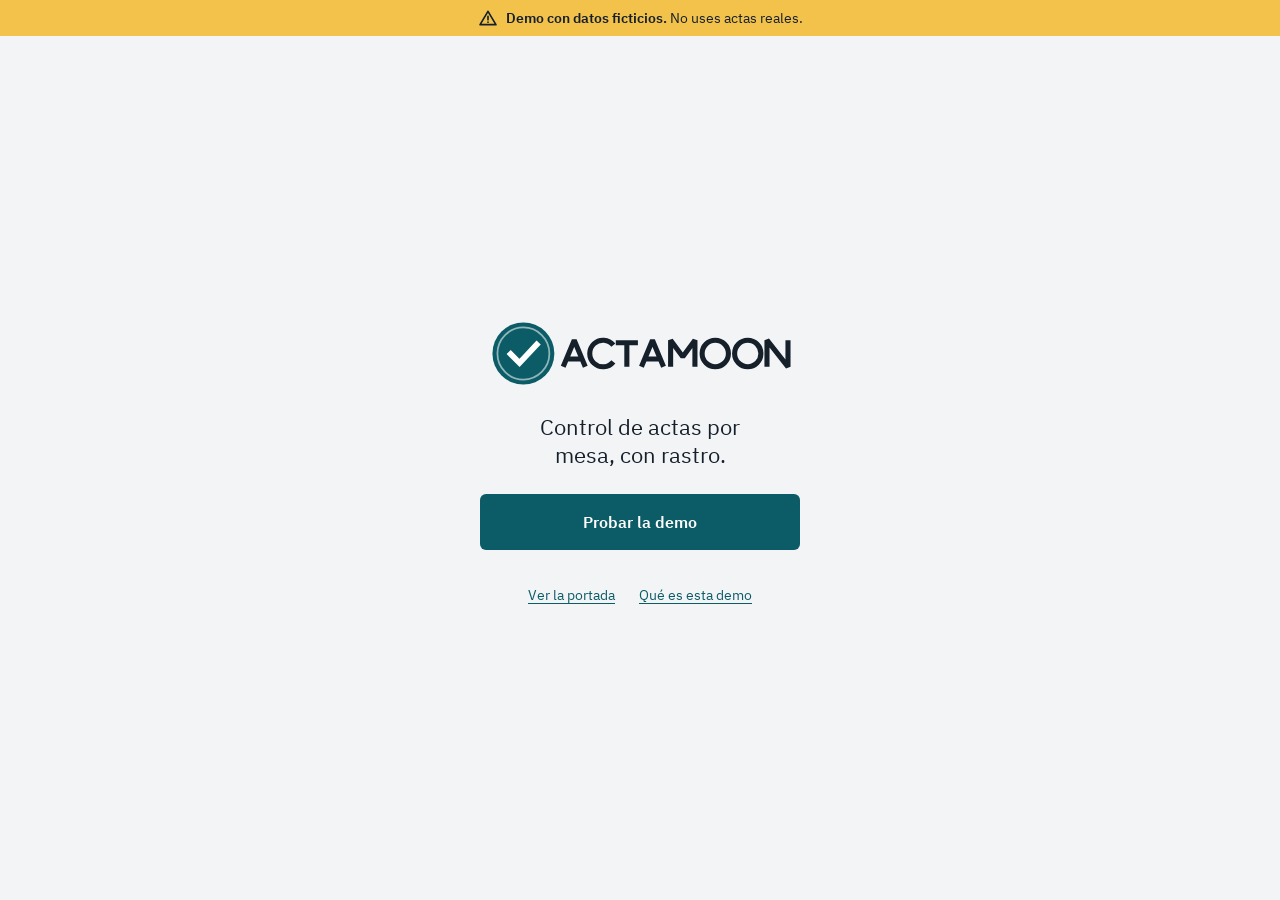
<file: index.html>
<!doctype html>
<html lang="es">
<head>
  <meta charset="utf-8">
  <meta name="viewport" content="width=device-width, initial-scale=1, viewport-fit=cover">
  <meta http-equiv="Content-Security-Policy" content="default-src 'self'; img-src 'self' blob: data:; object-src 'none'; base-uri 'none'; form-action 'none'">
  <meta name="robots" content="noindex, nofollow">
  <meta name="referrer" content="no-referrer">
  <meta name="description" content="ACTAMOON: demo de presentación con datos ficticios. No es un sistema oficial ni publica resultados.">
  <meta name="theme-color" content="#ffffff">
  <title>ACTAMOON (demo)</title>
  <meta property="og:type" content="website">
  <meta property="og:locale" content="es_ES">
  <meta property="og:site_name" content="ACTAMOON">
  <meta property="og:title" content="ACTAMOON · Control de actas por mesa, con rastro">
  <meta property="og:description" content="Demo de presentación con datos ficticios para interventores y apoderados. No es un sistema oficial.">
  <meta property="og:url" content="https://actamoon.netlify.app/">
  <meta property="og:image" content="https://actamoon.netlify.app/assets/img/og.jpg">
  <meta property="og:image:type" content="image/jpeg">
  <meta property="og:image:width" content="1200">
  <meta property="og:image:height" content="630">
  <meta property="og:image:alt" content="Logo de ACTAMOON y la frase Control de actas por mesa, con rastro.">
  <meta name="twitter:card" content="summary_large_image">
  <meta name="twitter:title" content="ACTAMOON · Control de actas por mesa, con rastro">
  <meta name="twitter:description" content="Demo de presentación con datos ficticios para interventores y apoderados. No es un sistema oficial.">
  <meta name="twitter:image" content="https://actamoon.netlify.app/assets/img/og.jpg">
  <link rel="icon" type="image/svg+xml" href="assets/icons/actamoon-favicon.svg">
  <link rel="apple-touch-icon" href="assets/icons/apple-touch-icon.png">
  <link rel="manifest" href="manifest.webmanifest">
  <link rel="preload" href="assets/fonts/IBMPlexSans-Regular-Latin1.woff2" as="font" type="font/woff2" crossorigin>
  <link rel="preload" href="assets/fonts/IBMPlexSans-SemiBold-Latin1.woff2" as="font" type="font/woff2" crossorigin>
  <link rel="stylesheet" href="assets/css/tokens.css">
  <link rel="stylesheet" href="assets/css/app.css">
  <link rel="modulepreload" href="js/actas.js">
  <link rel="modulepreload" href="js/auditoria.js">
  <link rel="modulepreload" href="js/config.js">
  <link rel="modulepreload" href="js/consolidado.js">
  <link rel="modulepreload" href="js/contacto.js">
  <link rel="modulepreload" href="js/datos-ejemplo.js">
  <link rel="modulepreload" href="js/db.js">
  <link rel="modulepreload" href="js/documentos.js">
  <link rel="modulepreload" href="js/foto.js">
  <link rel="modulepreload" href="js/gestion.js">
  <link rel="modulepreload" href="js/hash.js">
  <link rel="modulepreload" href="js/kpi.js">
  <link rel="modulepreload" href="js/offline.js">
  <link rel="modulepreload" href="js/pdf.js">
  <link rel="modulepreload" href="js/permisos.js">
  <link rel="modulepreload" href="js/ui.js">
  <link rel="modulepreload" href="js/validaciones.js">
  <link rel="modulepreload" href="js/vistas/acta.js">
  <link rel="modulepreload" href="js/vistas/actividad.js">
  <link rel="modulepreload" href="js/vistas/auditoria.js">
  <link rel="modulepreload" href="js/vistas/foto-campo.js">
  <link rel="modulepreload" href="js/vistas/gestion.js">
  <link rel="modulepreload" href="js/vistas/panel.js">
  <link rel="modulepreload" href="js/vistas/reclamacion.js">
  <link rel="modulepreload" href="js/vistas/validacion.js">
  <link rel="modulepreload" href="js/vistas/comun.js">
  <link rel="modulepreload" href="js/vistas/inicio.js">
  <link rel="modulepreload" href="js/vistas/mesas.js">
  <link rel="modulepreload" href="js/vistas/organizacion.js">
  <link rel="modulepreload" href="js/vistas/ayuda.js">
  <script type="module" src="js/app.js"></script>
</head>
<body class="arrancando">
  <a class="salto" href="#contenido">Saltar al contenido</a>

  <p class="banner" role="note">
    <svg class="icono" viewBox="0 0 24 24" aria-hidden="true" focusable="false"><path d="M12 4 2.5 20h19z M12 10v4 M12 17h.01"/></svg>
    <span id="banner-app"><strong>Demo de presentación con datos ficticios.</strong> No es un sistema oficial ni publica resultados.</span>
    <span id="banner-entrada" hidden><strong>Demo con datos ficticios.</strong> No uses actas reales.</span>
  </p>

  <header class="cabecera">
    <a class="marca" href="#/">
      <img src="assets/img/actamoon-logo.svg" alt="ACTAMOON" width="275" height="64">
    </a>
    <span class="cabecera__ambito" id="ambito"></span>
    <a class="cabecera__perfil" id="perfil-activo" href="#/perfil" hidden></a>
  </header>

  <nav class="nav" aria-label="Principal">
    <ul id="nav-lista" role="list"></ul>
  </nav>

  <main id="contenido" tabindex="-1">
    <noscript><p class="vista">ACTAMOON necesita JavaScript para funcionar.</p></noscript>
  </main>
  <div id="avisos" class="avisos" role="status" aria-live="polite"></div>

  <footer class="pie">
    <p>Demo de presentación. Datos ficticios, guardados solo en este navegador. Sin cookies ni analítica.</p>
    <p class="pie__contacto" id="pie-contacto" hidden></p>
    <p><a href="#/ayuda">Qué no demuestra esta demo</a></p>
  </footer>

  <dialog id="dialogo" class="dialogo" aria-labelledby="dialogo-titulo" aria-describedby="dialogo-texto">
    <h2 id="dialogo-titulo"></h2>
    <p id="dialogo-texto"></p>
    <div class="dialogo__acciones">
      <button type="button" class="boton boton--secundario" id="dialogo-no" autofocus>Cancelar</button>
      <button type="button" class="boton boton--peligro" id="dialogo-si"></button>
    </div>
  </dialog>
</body>
</html>
</file>
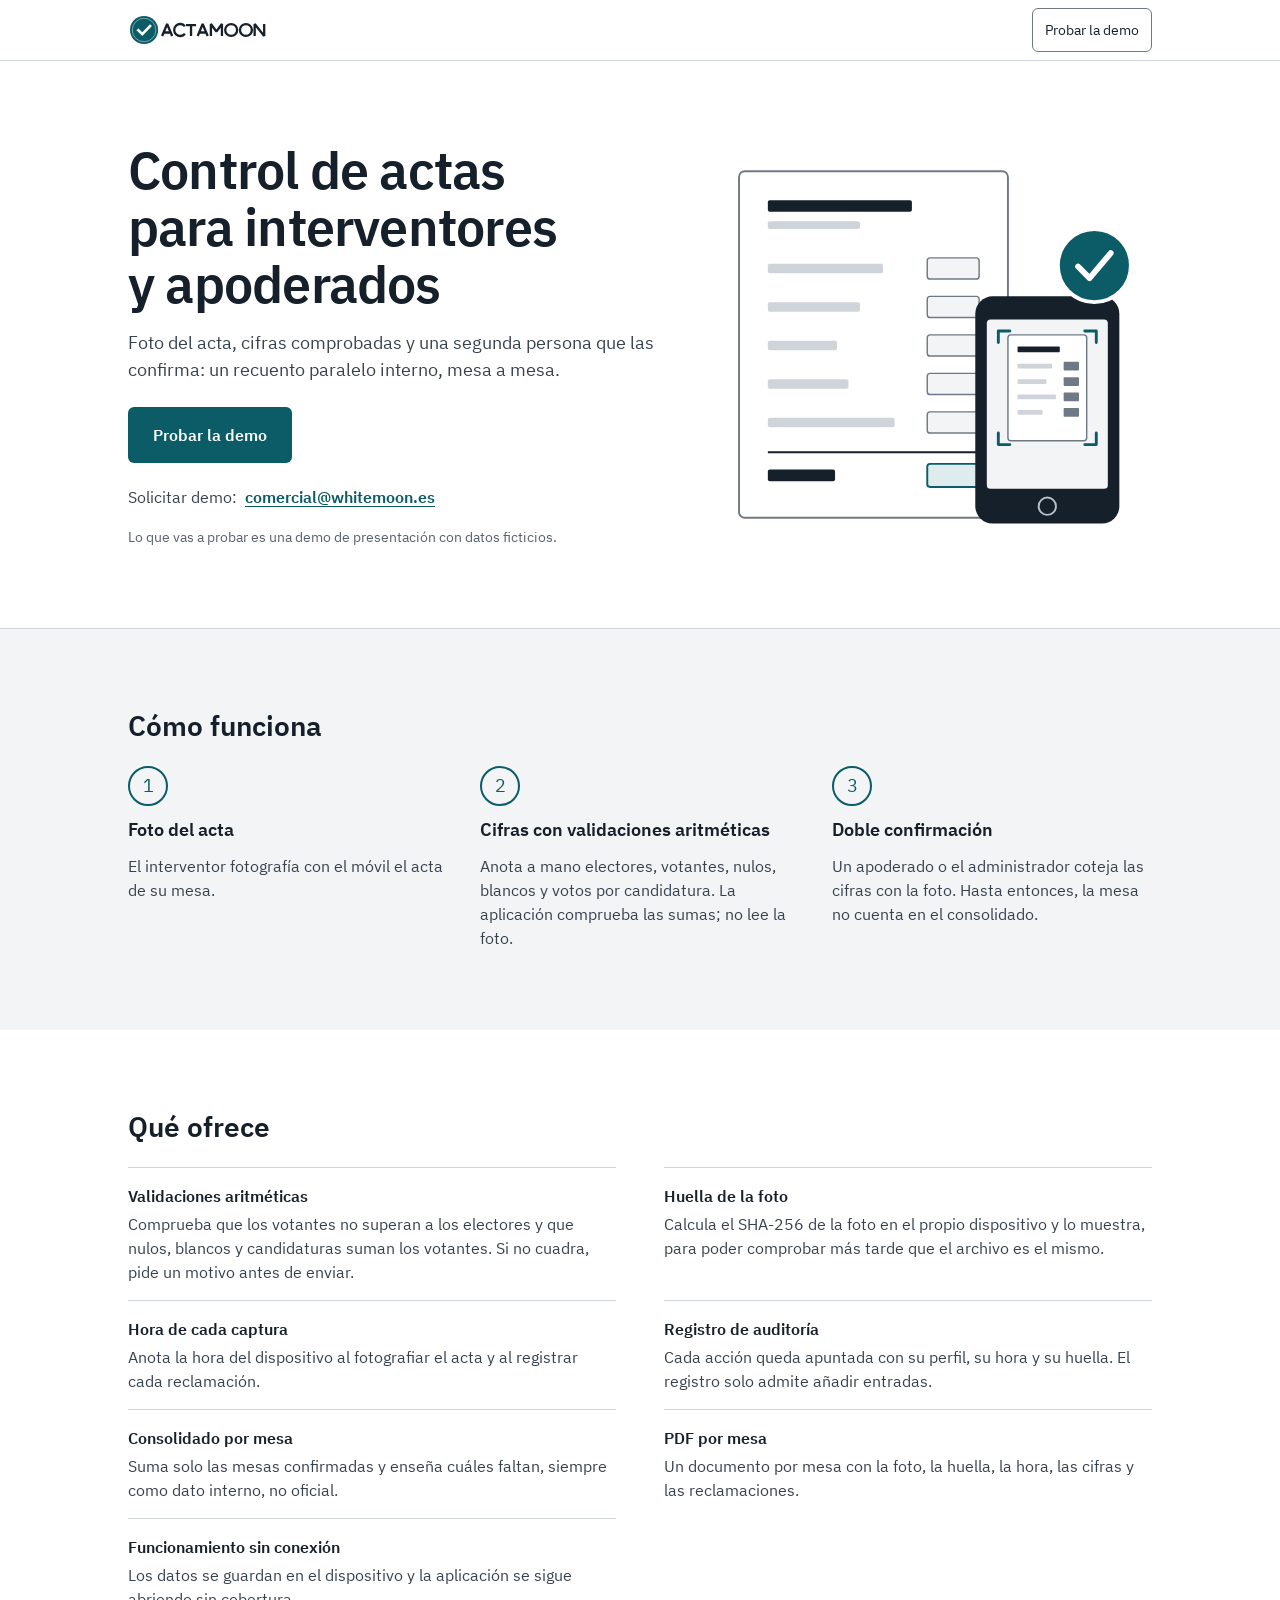
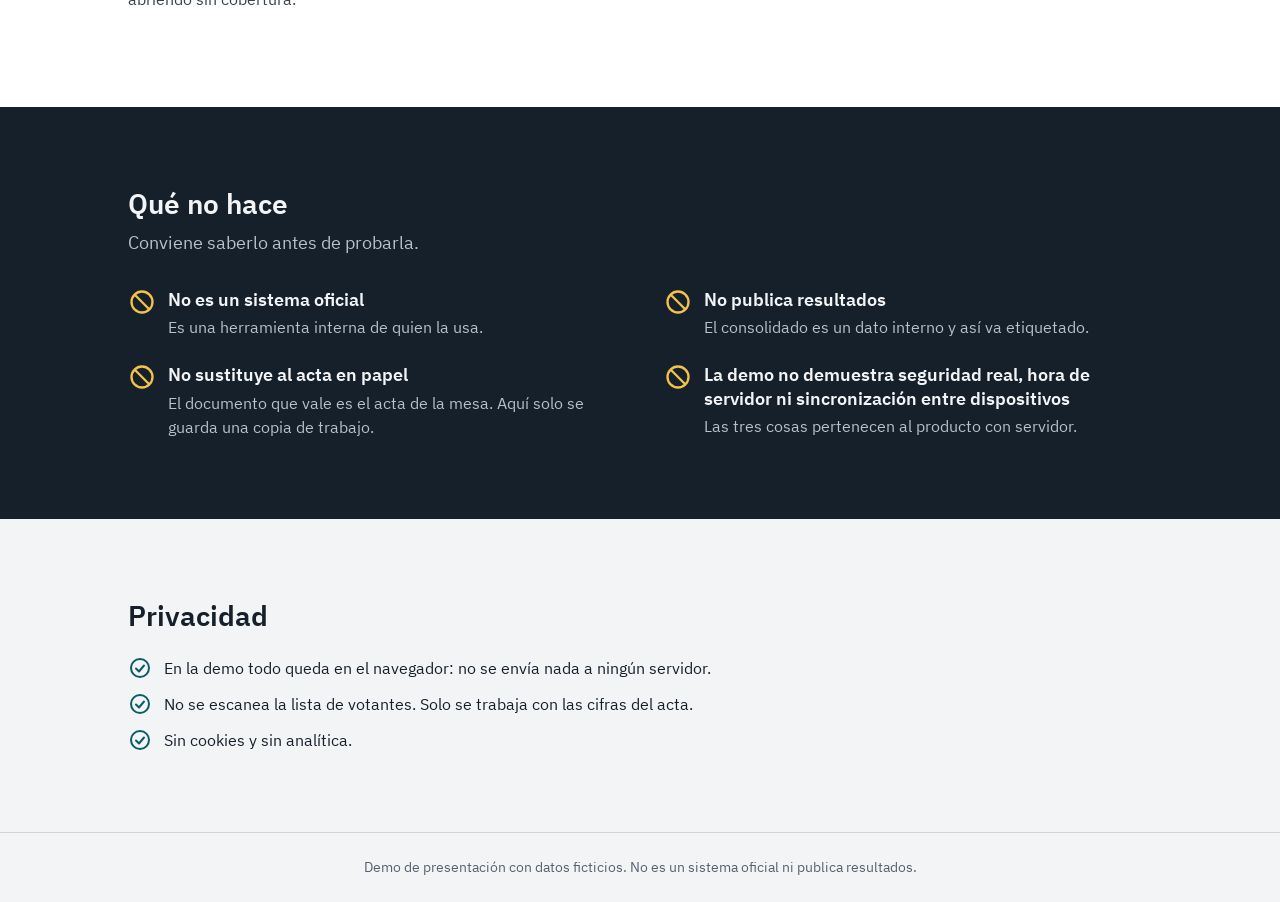
<file: portada.html>
<!doctype html>
<html lang="es">
<head>
  <meta charset="utf-8">
  <meta name="viewport" content="width=device-width, initial-scale=1, viewport-fit=cover">
  <meta http-equiv="Content-Security-Policy" content="default-src 'self'; img-src 'self' blob: data:; object-src 'none'; base-uri 'none'; form-action 'none'">
  <meta name="robots" content="noindex, nofollow">
  <meta name="referrer" content="no-referrer">
  <meta name="description" content="ACTAMOON: control de actas para interventores y apoderados. Demo de presentación con datos ficticios; no es un sistema oficial ni publica resultados.">
  <meta name="theme-color" content="#ffffff">
  <title>ACTAMOON · Control de actas para interventores y apoderados</title>
  <meta property="og:type" content="website">
  <meta property="og:locale" content="es_ES">
  <meta property="og:site_name" content="ACTAMOON">
  <meta property="og:title" content="ACTAMOON · Control de actas por mesa, con rastro">
  <meta property="og:description" content="Demo de presentación con datos ficticios para interventores y apoderados. No es un sistema oficial.">
  <meta property="og:url" content="https://actamoon.netlify.app/portada.html">
  <meta property="og:image" content="https://actamoon.netlify.app/assets/img/og.jpg">
  <meta property="og:image:type" content="image/jpeg">
  <meta property="og:image:width" content="1200">
  <meta property="og:image:height" content="630">
  <meta property="og:image:alt" content="Logo de ACTAMOON y la frase Control de actas por mesa, con rastro.">
  <meta name="twitter:card" content="summary_large_image">
  <meta name="twitter:title" content="ACTAMOON · Control de actas por mesa, con rastro">
  <meta name="twitter:description" content="Demo de presentación con datos ficticios para interventores y apoderados. No es un sistema oficial.">
  <meta name="twitter:image" content="https://actamoon.netlify.app/assets/img/og.jpg">
  <link rel="icon" type="image/svg+xml" href="assets/icons/actamoon-favicon.svg">
  <link rel="apple-touch-icon" href="assets/icons/apple-touch-icon.png">
  <link rel="manifest" href="manifest.webmanifest">
  <link rel="preload" href="assets/fonts/IBMPlexSans-Regular-Latin1.woff2" as="font" type="font/woff2" crossorigin>
  <link rel="preload" href="assets/fonts/IBMPlexSans-SemiBold-Latin1.woff2" as="font" type="font/woff2" crossorigin>
  <link rel="stylesheet" href="assets/css/tokens.css">
  <link rel="stylesheet" href="assets/css/app.css">
  <link rel="stylesheet" href="assets/css/portada.css">
  <link rel="modulepreload" href="js/config.js">
  <link rel="modulepreload" href="js/contacto.js">
  <link rel="modulepreload" href="js/offline.js">
  <link rel="modulepreload" href="js/ui.js">
  <script type="module" src="js/portada.js"></script>
</head>
<body class="portada">
  <a class="salto" href="#contenido">Saltar al contenido</a>

  <header class="cabecera">
    <a class="marca" href="portada.html">
      <img src="assets/img/actamoon-logo.svg" alt="ACTAMOON" width="275" height="64">
    </a>
    <a class="cabecera__perfil" id="entrar-demo" href="./"></a>
  </header>

  <main id="contenido" tabindex="-1">
    <noscript><p class="ancho">ACTAMOON necesita JavaScript para mostrar esta página.</p></noscript>
  </main>

  <footer class="pie">
    <p id="pie-aviso"></p>
  </footer>
</body>
</html>
</file>
<file: assets/css/tokens.css>
/* Tokens de ACTAMOON: tinta + petroleo.
   scripts/verifica-contraste.py lee los colores de este archivo: si se anade
   un par texto/fondo nuevo, hay que anadirlo alli. */

@font-face {
  font-family: "IBM Plex Sans";
  font-style: normal;
  font-weight: 400;
  font-display: swap;
  src: url("../fonts/IBMPlexSans-Regular-Latin1.woff2") format("woff2");
}

@font-face {
  font-family: "IBM Plex Sans";
  font-style: normal;
  font-weight: 600;
  font-display: swap;
  src: url("../fonts/IBMPlexSans-SemiBold-Latin1.woff2") format("woff2");
}

@font-face {
  font-family: "IBM Plex Mono";
  font-style: normal;
  font-weight: 400;
  font-display: swap;
  src: url("../fonts/IBMPlexMono-Regular-Latin1.woff2") format("woff2");
}

:root {
  /* Fondos */
  --bg: #f3f4f6;
  --surface: #ffffff;
  --surface-2: #e8ebef;

  /* Texto */
  --ink: #16202b;
  --ink-2: #37424f;
  --muted: #56616f;

  /* Lineas: --line es decorativa, --line-strong delimita controles (3:1) */
  --line: #cfd4db;
  --line-strong: #6f7986;

  /* Acento */
  --accent: #0b5c66;
  --accent-hover: #08474f;
  --accent-tint: #dfecee;

  /* Sobre tinta (cabecera y barra inferior) */
  --on-dark: #f3f4f6;
  --on-dark-muted: #b7c0cb;
  --accent-on-dark: #8fd0d8;

  /* Aviso de demo */
  --aviso: #f2c24b;

  /* Estados: siempre con icono y texto, nunca solo color */
  --ok: #1c6b3c;
  --ok-tint: #e1f0e6;
  --pend: #7a4a00;
  --pend-tint: #faedd2;
  --err: #a1261d;
  --err-hover: #7f1d16;
  --err-tint: #fae5e2;

  /* Barras del panel: las candidaturas se distinguen por tono y trama */
  --serie-1: #16202b;
  --serie-2: #56616f;
  --serie-3: #6f7986;

  /* Tipografia */
  --font-sans: "IBM Plex Sans", system-ui, -apple-system, "Segoe UI", Roboto, Arial, sans-serif;
  --font-mono: "IBM Plex Mono", ui-monospace, Consolas, "Courier New", monospace;
  --text-xs: 0.8125rem;
  --text-sm: 0.875rem;
  --text-md: 1rem;
  --text-lg: 1.125rem;
  --text-xl: 1.375rem;
  --text-2xl: 1.75rem;

  /* Espaciado */
  --s-1: 0.25rem;
  --s-2: 0.5rem;
  --s-3: 0.75rem;
  --s-4: 1rem;
  --s-6: 1.5rem;
  --s-8: 2rem;
  --s-12: 3rem;

  /* Forma */
  --radius-sm: 4px;
  --radius: 6px;
  --control: 3.5rem; /* alto de boton: 56px */

  /* Capas */
  --z-banner: 10;
  --z-nav: 20;
}
</file>
<file: assets/css/app.css>
/* ACTAMOON: movil primero. El escritorio empieza en 64rem (1024px). */

*,
*::before,
*::after {
  box-sizing: border-box;
}

/* Un display puesto por clase anularia el atributo hidden: aqui manda siempre. */
[hidden] {
  display: none !important;
}

html {
  -webkit-text-size-adjust: 100%;
  text-size-adjust: 100%;
  /* Que el foco no quede tapado por el banner ni por la barra inferior. */
  scroll-padding: 4.5rem 0 calc(5rem + env(safe-area-inset-bottom));
}

body {
  --nav-alto: 4rem;
  margin: 0;
  min-height: 100dvh;
  display: flex;
  flex-direction: column;
  padding-bottom: calc(var(--nav-alto) + env(safe-area-inset-bottom));
  background: var(--bg);
  color: var(--ink-2);
  font-family: var(--font-sans);
  font-size: var(--text-md);
  line-height: 1.5;
}

h1,
h2 {
  margin: 0;
  color: var(--ink);
  font-weight: 600;
  line-height: 1.2;
  text-wrap: balance;
}

h1 {
  font-size: var(--text-2xl);
}

h3 {
  margin: 0;
  color: var(--ink);
  font-size: var(--text-md);
  font-weight: 600;
}

h2 {
  font-size: var(--text-lg);
}

p,
ul,
dl,
dd {
  margin: 0;
}

ul[role="list"] {
  padding: 0;
  list-style: none;
}

a {
  color: var(--accent);
  text-underline-offset: 0.2em;
}

a:hover {
  color: var(--accent-hover);
}

:focus-visible {
  outline: 3px solid var(--accent);
  outline-offset: 2px;
}

/* El titulo recibe el foco al cambiar de vista; no es un control. */
h1:focus {
  outline: none;
}

.icono {
  flex: none;
  width: 1.5rem;
  height: 1.5rem;
  fill: none;
  stroke: currentColor;
  stroke-width: 2;
  stroke-linecap: round;
  stroke-linejoin: round;
}

.oculto {
  position: absolute;
  width: 1px;
  height: 1px;
  overflow: hidden;
  clip-path: inset(50%);
  white-space: nowrap;
}

.salto {
  position: absolute;
  left: var(--s-2);
  top: -6rem;
  z-index: calc(var(--z-nav) + 1);
  padding: var(--s-3) var(--s-4);
  background: var(--surface);
  color: var(--ink);
  font-weight: 600;
}

.salto:focus {
  top: var(--s-2);
}

/* ---- Banner de demo: siempre a la vista ---------------------------------- */

.banner {
  position: sticky;
  top: 0;
  z-index: var(--z-banner);
  display: flex;
  align-items: center;
  justify-content: center;
  gap: var(--s-2);
  padding: var(--s-2) var(--s-4);
  padding-top: calc(var(--s-2) + env(safe-area-inset-top));
  background: var(--aviso);
  color: var(--ink);
  font-size: var(--text-xs);
  line-height: 1.35;
}

.banner .icono {
  width: 1.25rem;
  height: 1.25rem;
}

/* ---- Cabecera ------------------------------------------------------------- */

.cabecera {
  display: flex;
  align-items: center;
  gap: var(--s-4);
  padding: var(--s-2) var(--s-4);
  border-bottom: 1px solid var(--line);
  background: var(--surface);
  color: var(--ink);
}

/* El logo es para fondo claro: rotulo en tinta y sello en petroleo. */
.marca {
  display: flex;
  flex: none;
  align-items: center;
  min-height: 2.75rem;
}

.marca img {
  display: block;
  width: auto;
  height: 1.75rem;
}

.cabecera__ambito {
  display: none;
  color: var(--muted);
  font-size: var(--text-sm);
}

.cabecera__perfil {
  display: flex;
  align-items: center;
  gap: var(--s-2);
  min-width: 0;
  min-height: 2.75rem;
  margin-left: auto;
  padding: 0 var(--s-3);
  border: 1px solid var(--line-strong);
  border-radius: var(--radius);
  color: var(--ink);
  font-size: var(--text-sm);
  text-decoration: none;
  white-space: nowrap;
}

.cabecera__perfil-texto {
  display: flex;
  flex-direction: column;
  min-width: 0;
  line-height: 1.2;
}

.cabecera__perfil-texto span:not(.oculto) {
  overflow: hidden;
  text-overflow: ellipsis;
}

.cabecera__perfil-nombre {
  font-weight: 600;
}

.cabecera__perfil-accion {
  color: var(--accent);
  font-size: var(--text-xs);
}

.cabecera__perfil:hover {
  background: var(--surface-2);
  color: var(--ink);
}

/* ---- Avisos del sistema: sin conexion y version nueva --------------------- */

.sistema__aviso {
  display: flex;
  flex-wrap: wrap;
  align-items: center;
  gap: var(--s-2) var(--s-3);
  padding: var(--s-2) var(--s-4);
  font-size: var(--text-sm);
}

.sistema__aviso span {
  flex: 1 1 12rem;
}

.sistema__aviso--red {
  background: var(--ink);
  color: var(--on-dark);
}

.sistema__aviso--version {
  border-bottom: 1px solid var(--accent);
  background: var(--accent-tint);
  color: var(--ink);
}

/* Hasta saber que pantalla toca, la cabecera, la barra y el pie no se ven:
   asi la bienvenida no parpadea con el marco de la app. */
.arrancando .cabecera,
.arrancando .nav,
.arrancando .pie {
  visibility: hidden;
}

/* ---- Bienvenida: a pantalla completa, sin cabecera ni navegacion ----------- */

.es-bienvenida {
  padding-bottom: 0;
}

.es-bienvenida .cabecera,
.es-bienvenida .nav,
.es-bienvenida .pie {
  display: none;
}

.es-bienvenida main {
  display: flex;
  padding: var(--s-6) max(var(--s-4), env(safe-area-inset-right)) calc(var(--s-6) + env(safe-area-inset-bottom)) max(var(--s-4), env(safe-area-inset-left));
}

.bienvenida {
  display: flex;
  flex: 1;
  flex-direction: column;
  align-items: center;
  justify-content: center;
  gap: var(--s-6);
  text-align: center;
}

.bienvenida__logo img {
  display: block;
  width: min(72vw, 19rem);
  height: auto;
}

.bienvenida__frase {
  max-width: 22rem;
  color: var(--ink);
  font-size: var(--text-xl);
  line-height: 1.3;
  text-wrap: balance;
}

.boton--grande {
  width: min(100%, 20rem);
  min-height: 4rem;
  font-size: var(--text-lg);
}

.bienvenida__enlaces {
  display: flex;
  flex-wrap: wrap;
  justify-content: center;
  gap: 0 var(--s-6);
  font-size: var(--text-sm);
}

.bienvenida__enlaces a {
  display: inline-flex;
  align-items: center;
  min-height: 2.75rem;
}

/* Entrada sutil. El contenido es visible sin ella; solo si no se ha pedido
   menos movimiento. */
@media (prefers-reduced-motion: no-preference) {
  .bienvenida > * {
    animation: entra 420ms cubic-bezier(0.22, 1, 0.36, 1) backwards;
  }

  .bienvenida > :nth-child(2) {
    animation-delay: 70ms;
  }

  .bienvenida > :nth-child(3) {
    animation-delay: 140ms;
  }

  .bienvenida > :nth-child(4) {
    animation-delay: 210ms;
  }
}

@keyframes entra {
  from {
    opacity: 0;
    transform: translateY(0.5rem);
  }
}

/* ---- Selector de perfil: una tarjeta por rol -------------------------------- */

.roles {
  display: flex;
  flex-direction: column;
  gap: var(--s-3);
}

.rol__grupo {
  display: flex;
  flex-direction: column;
  gap: var(--s-2);
}

.rol {
  display: flex;
  align-items: center;
  gap: var(--s-4);
  width: 100%;
  min-height: 5rem;
  padding: var(--s-3) var(--s-4);
  border: 1px solid var(--line-strong);
  border-radius: var(--radius);
  background: var(--surface);
  color: var(--ink);
  font: inherit;
  text-align: left;
  cursor: pointer;
  touch-action: manipulation;
  transition: background-color 150ms ease-out;
}

.rol:hover {
  background: var(--surface-2);
}

.rol[aria-expanded="true"],
.rol[aria-pressed="true"] {
  border-color: var(--accent);
  box-shadow: inset 0 0 0 1px var(--accent);
  background: var(--accent-tint);
}

.rol > .icono {
  width: 2rem;
  height: 2rem;
  color: var(--accent);
}

.rol__texto {
  display: flex;
  flex: 1;
  flex-direction: column;
}

.rol__nombre {
  font-size: var(--text-lg);
  font-weight: 600;
}

.rol__linea {
  color: var(--ink-2);
  font-size: var(--text-sm);
}

.rol__cuantos {
  color: var(--ink-2);
  font-size: var(--text-sm);
  white-space: nowrap;
}

.rol__grupo .perfiles {
  padding-left: var(--s-4);
}

/* ---- Navegacion: barra inferior en movil, lateral en escritorio ---------- */

.nav {
  position: fixed;
  inset: auto 0 0;
  z-index: var(--z-nav);
  padding-bottom: env(safe-area-inset-bottom);
  background: var(--ink);
}

.nav ul {
  display: flex;
  margin: 0;
}

.nav li {
  flex: 1;
}

.nav a {
  display: flex;
  flex-direction: column;
  align-items: center;
  justify-content: center;
  gap: var(--s-1);
  height: var(--nav-alto);
  border-top: 3px solid transparent;
  color: var(--on-dark-muted);
  font-size: var(--text-xs);
  text-decoration: none;
}

.nav a:hover {
  color: var(--on-dark);
}

.nav a[aria-current="page"] {
  border-top-color: var(--accent-on-dark);
  color: var(--on-dark);
  font-weight: 600;
}

.nav a:focus-visible {
  outline-color: var(--aviso);
  outline-offset: -3px;
}

/* ---- Contenido ------------------------------------------------------------ */

main {
  flex: 1;
  width: 100%;
  padding: var(--s-6) var(--s-4) var(--s-8);
}

main:focus {
  outline: none;
}

.vista {
  display: flex;
  flex-direction: column;
  gap: var(--s-6);
  max-width: 44rem;
  margin: 0 auto;
}

.vista--texto p,
.vista--texto dd {
  max-width: 65ch;
  text-wrap: pretty;
}

.entradilla {
  margin-top: calc(var(--s-4) * -1);
  color: var(--muted);
}

.grupo {
  display: flex;
  flex-direction: column;
  align-items: flex-start;
  gap: var(--s-3);
}

.grupo > ul {
  align-self: stretch;
}

.vacio {
  display: flex;
  flex-direction: column;
  align-items: flex-start;
  gap: var(--s-4);
}

.volver {
  display: inline-flex;
  align-items: center;
  align-self: flex-start;
  gap: var(--s-1);
  min-height: 2.75rem;
  margin: calc(var(--s-3) * -1) 0 calc(var(--s-4) * -1) calc(var(--s-1) * -1);
  font-weight: 600;
  text-decoration: none;
}

/* ---- Botones -------------------------------------------------------------- */

.boton {
  display: inline-flex;
  align-items: center;
  justify-content: center;
  gap: var(--s-2);
  min-height: var(--control);
  padding: 0 var(--s-6);
  border: 1px solid transparent;
  border-radius: var(--radius);
  background: var(--accent);
  color: var(--surface);
  font: inherit;
  font-weight: 600;
  cursor: pointer;
  touch-action: manipulation;
  transition: background-color 150ms ease-out;
}

.boton:hover {
  background: var(--accent-hover);
}

/* Un boton puede ser un enlace: que no herede el subrayado ni el color de a:hover. */
a.boton {
  text-decoration: none;
}

a.boton:hover {
  color: var(--surface);
}

a.boton--secundario:hover {
  color: var(--ink);
}

.boton--secundario {
  border-color: var(--line-strong);
  background: var(--surface);
  color: var(--ink);
}

.boton--secundario:hover {
  background: var(--surface-2);
}

.boton--menor {
  min-height: 2.75rem;
  padding: 0 var(--s-4);
  font-size: var(--text-sm);
}

.boton:disabled {
  opacity: 0.5;
  cursor: progress;
}

/* El selector de archivo esta oculto; su etiqueta hace de boton. */
.oculto:focus-visible + .boton {
  outline: 3px solid var(--accent);
  outline-offset: 2px;
}

.boton--peligro {
  background: var(--err);
}

.boton--peligro:hover {
  background: var(--err-hover);
}

/* ---- Selector de perfil --------------------------------------------------- */

.perfiles {
  display: grid;
  grid-template-columns: repeat(auto-fill, minmax(15rem, 1fr));
  gap: var(--s-2);
}

.perfil {
  display: grid;
  grid-template-columns: 1fr auto;
  align-items: center;
  gap: 0 var(--s-3);
  width: 100%;
  min-height: 4rem;
  padding: var(--s-2) var(--s-4);
  border: 1px solid var(--line-strong);
  border-radius: var(--radius);
  background: var(--surface);
  color: var(--ink);
  font: inherit;
  text-align: left;
  cursor: pointer;
  touch-action: manipulation;
  transition: background-color 150ms ease-out;
}

.perfil:hover {
  background: var(--surface-2);
}

.perfil[aria-pressed="true"] {
  border-color: var(--accent);
  box-shadow: inset 0 0 0 1px var(--accent);
  background: var(--accent-tint);
}

.perfil__nombre {
  font-weight: 600;
}

.perfil__ambito {
  grid-column: 1;
  color: var(--ink-2);
  font-size: var(--text-sm);
}

.perfil__activo {
  grid-column: 2;
  grid-row: 1 / span 2;
  color: var(--accent);
  font-size: var(--text-sm);
  font-weight: 600;
}

/* ---- Notas, avisos y chips ------------------------------------------------ */

.nota,
.aviso {
  display: flex;
  align-items: flex-start;
  gap: var(--s-2);
  padding: var(--s-3) var(--s-4);
  border: 1px solid;
  border-radius: var(--radius);
  color: var(--ink);
}

.nota--pend {
  border-color: var(--pend);
  background: var(--pend-tint);
}

.nota--pend .icono {
  color: var(--pend);
}

.nota--neutra {
  border-color: var(--line-strong);
  background: var(--surface);
}

.nota--neutra .icono {
  color: var(--muted);
}

.nota--ok {
  border-color: var(--ok);
  background: var(--ok-tint);
}

.nota--ok .icono {
  color: var(--ok);
}

.nota--error {
  border-color: var(--err);
  background: var(--err-tint);
}

.nota--error .icono {
  color: var(--err);
}

.nota p {
  margin-top: var(--s-1);
}

.avisos {
  position: fixed;
  inset: auto var(--s-4) calc(var(--nav-alto) + env(safe-area-inset-bottom) + var(--s-3));
  z-index: var(--z-nav);
  display: flex;
  justify-content: center;
  pointer-events: none;
}

.aviso {
  max-width: 32rem;
  pointer-events: auto;
}

.aviso--ok {
  border-color: var(--ok);
  background: var(--ok-tint);
}

.aviso--ok .icono {
  color: var(--ok);
}

.aviso--error {
  border-color: var(--err);
  background: var(--err-tint);
}

.aviso--error .icono {
  color: var(--err);
}

.chip {
  display: inline-flex;
  align-items: center;
  gap: var(--s-1);
  padding: var(--s-1) var(--s-3) var(--s-1) var(--s-2);
  border-radius: var(--radius-sm);
  font-size: var(--text-sm);
  font-weight: 600;
  white-space: nowrap;
}

.chip .icono {
  width: 1.125rem;
  height: 1.125rem;
}

.chip--pend {
  background: var(--pend-tint);
  color: var(--pend);
}

.chip--neutro {
  background: var(--surface-2);
  color: var(--ink-2);
}

.chip--err {
  background: var(--err-tint);
  color: var(--err);
}

.chip--ok {
  background: var(--ok-tint);
  color: var(--ok);
}

.chips {
  display: inline-flex;
  flex-wrap: wrap;
  gap: var(--s-1);
}

.fila .chips {
  justify-content: flex-end;
}

/* ---- Listas de mesas ------------------------------------------------------ */

.filas {
  border: 1px solid var(--line);
  border-radius: var(--radius);
  background: var(--surface);
}

.filas li + li {
  border-top: 1px solid var(--line);
}

.fila {
  display: flex;
  align-items: center;
  gap: var(--s-3);
  min-height: var(--control);
  padding: var(--s-2) var(--s-3) var(--s-2) var(--s-4);
  color: var(--ink);
  text-decoration: none;
}

.fila:hover {
  background: var(--surface-2);
  color: var(--ink);
}

.fila:focus-visible {
  outline-offset: -3px;
}

.fila__titulo {
  flex: 1;
  font-weight: 600;
  font-variant-numeric: tabular-nums;
}

.fila > .icono {
  color: var(--muted);
}

.filas--perfiles li {
  display: flex;
  flex-wrap: wrap;
  align-items: center;
  gap: var(--s-2) var(--s-3);
  padding: var(--s-2) var(--s-3) var(--s-2) var(--s-4);
}

.filas--perfiles .fila__titulo {
  flex: 1 1 8rem;
}

.perfil:disabled {
  background: var(--surface-2);
  color: var(--ink-2);
  cursor: not-allowed;
}

.perfil__activo--no {
  color: var(--ink-2);
}

/* ---- Ficha de mesa y limites de la demo ----------------------------------- */

.ficha {
  display: grid;
  grid-template-columns: repeat(auto-fill, minmax(10rem, 1fr));
  gap: var(--s-4);
  padding: var(--s-4);
  border: 1px solid var(--line);
  border-radius: var(--radius);
  background: var(--surface);
}

.ficha dt {
  color: var(--muted);
  font-size: var(--text-sm);
}

.ficha dd {
  color: var(--ink);
  font-weight: 600;
}

.limites {
  display: flex;
  flex-direction: column;
  gap: var(--s-4);
}

.limites dt {
  color: var(--ink);
  font-weight: 600;
}

/* ---- Captura de acta ------------------------------------------------------ */

.grupo > .nota,
.grupo > .foto,
.grupo > .campos,
.grupo > .campos-grupo,
.grupo > .descuadre,
.grupo > .devolucion,
.grupo > .contadores,
.grupo > .filas,
.grupo > .desplazable,
.grupo > section,
.grupo > .acciones,
.grupo > .reclamaciones,
.grupo > .tabla,
.grupo > .evidencia {
  align-self: stretch;
}

.foto {
  display: flex;
  flex-direction: column;
  gap: var(--s-3);
}

.foto:empty {
  display: none;
}

.foto__imagen {
  display: block;
  width: auto;
  max-width: 100%;
  height: auto;
  max-height: 28rem;
  border: 1px solid var(--line-strong);
  border-radius: var(--radius-sm);
  background: var(--surface);
}

.evidencia {
  display: flex;
  flex-direction: column;
  gap: var(--s-3);
}

.evidencia dt {
  color: var(--muted);
  font-size: var(--text-sm);
}

.evidencia dd {
  color: var(--ink);
}

.evidencia dd + dd {
  margin-top: var(--s-2);
}

.evidencia__nota,
.evidencia dd.evidencia__nota {
  margin-top: 0;
  color: var(--muted);
  font-size: var(--text-sm);
}

.huella {
  display: block;
  font-family: var(--font-mono);
  font-size: var(--text-sm);
  overflow-wrap: anywhere;
}

.campos {
  display: grid;
  grid-template-columns: repeat(auto-fill, minmax(9.5rem, 1fr));
  gap: var(--s-4);
}

.campos-grupo,
.descuadre,
.devolucion {
  min-width: 0;
  margin: 0;
  padding: 0;
  border: 0;
}

.campos-grupo legend,
.descuadre legend,
.devolucion legend {
  margin-bottom: var(--s-3);
  padding: 0;
  color: var(--ink);
  font-weight: 600;
}

.campo {
  display: flex;
  flex-direction: column;
  gap: var(--s-1);
}

.campo label {
  color: var(--ink);
  font-size: var(--text-sm);
  font-weight: 600;
}

.campo__entrada {
  width: 100%;
  height: var(--control);
  padding: 0 var(--s-3);
  border: 1px solid var(--line-strong);
  border-radius: var(--radius);
  background: var(--surface);
  color: var(--ink);
  font: inherit;
  font-size: var(--text-xl);
  font-variant-numeric: tabular-nums;
}

/* Nombre o desplegable: texto corriente, no cifra. */
.campo__entrada--nombre {
  max-width: 28rem;
  font-size: var(--text-md);
}

.grupo--formulario > .campo {
  align-self: stretch;
}

.campo__entrada:disabled {
  background: var(--surface-2);
  color: var(--ink-2);
}

.campo__entrada--texto {
  height: auto;
  padding: var(--s-3);
  font-size: var(--text-md);
  resize: vertical;
}

.campo__entrada[aria-invalid="true"] {
  border-color: var(--err);
  box-shadow: inset 0 0 0 1px var(--err);
}

.campo__error {
  color: var(--err);
  font-size: var(--text-sm);
  font-weight: 600;
}

.campo__ayuda {
  color: var(--muted);
  font-size: var(--text-sm);
}

.descuadre:not([hidden]),
.devolucion:not([hidden]) {
  display: flex;
  flex-direction: column;
  gap: var(--s-3);
  padding: var(--s-4);
  border: 1px solid var(--err);
  border-radius: var(--radius);
  background: var(--surface);
}

.casilla {
  display: flex;
  align-items: center;
  gap: var(--s-3);
  min-height: var(--control);
  color: var(--ink);
  font-weight: 600;
  cursor: pointer;
}

.casilla input {
  flex: none;
  width: 1.5rem;
  height: 1.5rem;
  accent-color: var(--accent);
}

.pendientes {
  margin: 0;
  padding-left: var(--s-6);
  color: var(--err);
  font-weight: 600;
}

.foto__imagen--menor {
  max-height: 14rem;
}

/* ---- Validacion, reclamaciones y auditoria -------------------------------- */

.acciones {
  display: flex;
  flex-wrap: wrap;
  gap: var(--s-3);
}

.reclamaciones,
.registro {
  display: flex;
  flex-direction: column;
  margin: 0;
  padding: 0;
  list-style: none;
  border: 1px solid var(--line);
  border-radius: var(--radius);
  background: var(--surface);
}

.reclamaciones li,
.registro li {
  display: flex;
  flex-direction: column;
  gap: var(--s-2);
  padding: var(--s-4);
}

.reclamaciones li + li,
.registro li + li {
  border-top: 1px solid var(--line);
}

.reclamaciones__meta,
.registro__meta {
  color: var(--muted);
  font-size: var(--text-sm);
  font-variant-numeric: tabular-nums;
}

.reclamaciones__texto {
  color: var(--ink);
  white-space: pre-wrap;
  overflow-wrap: anywhere;
}

.registro__accion {
  color: var(--ink);
  font-weight: 600;
}

.registro__detalle {
  overflow-wrap: anywhere;
}

.tabla.tabla--cifras {
  max-width: 28rem;
}

.tabla.tabla--cifras td {
  font-family: var(--font-mono);
  text-align: right;
}

/* ---- Panel consolidado ---------------------------------------------------- */

.contadores {
  display: grid;
  grid-template-columns: repeat(auto-fill, minmax(11rem, 1fr));
  gap: var(--s-2);
}

.contador {
  display: flex;
  align-items: center;
  justify-content: space-between;
  gap: var(--s-3);
  padding: var(--s-3) var(--s-4);
  border: 1px solid var(--line);
  border-radius: var(--radius);
  background: var(--surface);
}

.contador dd {
  color: var(--ink);
  font-family: var(--font-mono);
  font-size: var(--text-xl);
}

.tabla.tabla--suma {
  max-width: 40rem;
}

.tabla.tabla--suma td {
  font-family: var(--font-mono);
  text-align: right;
}

.tabla.tabla--suma .tabla__barra {
  width: 40%;
}

/* La trama distingue cada candidatura aunque no se vea el tono. */
.barra {
  display: block;
  height: 1rem;
  border: 1px solid var(--line-strong);
  border-radius: 2px;
  background: var(--surface);
}

.barra__lleno {
  display: block;
  height: 100%;
}

.barra__lleno--1 {
  background: var(--serie-1);
}

.barra__lleno--2 {
  background: repeating-linear-gradient(45deg, var(--serie-2) 0 4px, var(--surface) 4px 7px);
}

.barra__lleno--3 {
  background:
    radial-gradient(circle at 3px 3px, var(--surface) 1.5px, transparent 1.6px) 0 0 / 6px 6px,
    var(--serie-3);
}

/* Cuarta trama: rejilla clara, para lo que no tiene acta. */
.barra__lleno--4 {
  background:
    repeating-linear-gradient(90deg, var(--serie-3) 0 1px, transparent 1px 5px),
    repeating-linear-gradient(0deg, var(--serie-3) 0 1px, transparent 1px 5px),
    var(--surface);
}

.tabla.tabla--kpi .num {
  font-family: var(--font-mono);
  text-align: right;
  white-space: nowrap;
}

.tabla.tabla--kpi .tabla__barra {
  width: 30%;
  min-width: 5rem;
}

.provisional {
  padding: var(--s-4);
  border: 1px dashed var(--pend);
  border-radius: var(--radius);
}

.provisional h2 .chip {
  vertical-align: middle;
}

.desplazable {
  overflow-x: auto;
  border: 1px solid var(--line);
  border-radius: var(--radius);
}

.tabla.tabla--desglose {
  min-width: 38rem;
}

.tabla.tabla--desglose .num {
  font-family: var(--font-mono);
  text-align: right;
}

.tabla.tabla--desglose abbr {
  text-decoration: none;
}

.tabla.tabla--desglose tfoot th,
.tabla.tabla--desglose tfoot td {
  border-bottom: 0;
  background: var(--surface-2);
  color: var(--ink);
  font-weight: 600;
}

/* ---- Tablas --------------------------------------------------------------- */

.tabla {
  width: 100%;
  border-collapse: collapse;
  font-variant-numeric: tabular-nums;
}

.tabla caption {
  padding-bottom: var(--s-2);
  text-align: left;
}

.tabla__titulo {
  color: var(--ink);
  font-size: var(--text-lg);
  font-weight: 600;
}

.tabla__nota {
  margin-left: var(--s-3);
  color: var(--muted);
}

.tabla th,
.tabla td {
  padding: var(--s-3) var(--s-4);
  border-bottom: 1px solid var(--line);
  background: var(--surface);
  text-align: left;
}

.tabla thead th {
  background: var(--surface-2);
  color: var(--ink-2);
  font-size: var(--text-sm);
  font-weight: 600;
}

.tabla tbody th {
  width: 50%;
  font-weight: 600;
}

.tabla a {
  display: inline-block;
  padding: var(--s-2) 0;
}

/* ---- Pie ------------------------------------------------------------------ */

.pie {
  display: flex;
  flex-direction: column;
  gap: var(--s-1);
  padding: var(--s-4);
  border-top: 1px solid var(--line);
  color: var(--muted);
  font-size: var(--text-sm);
}

.pie a {
  display: inline-flex;
  align-items: center;
  min-height: 2.75rem;
}

.pie__contacto {
  display: flex;
  flex-wrap: wrap;
  align-items: center;
  gap: 0 var(--s-2);
}

/* Enlace de contacto: 44px de alto para el dedo, y que un correo largo parta. */
.contacto {
  display: inline-flex;
  align-items: center;
  min-height: 2.75rem;
  font-weight: 600;
  overflow-wrap: anywhere;
}

/* ---- Dialogo de confirmacion ---------------------------------------------- */

.dialogo {
  width: min(28rem, calc(100vw - 2rem));
  padding: var(--s-6);
  border: 1px solid var(--line-strong);
  border-radius: var(--radius);
  background: var(--surface);
  color: var(--ink-2);
}

.dialogo::backdrop {
  background: rgb(22 32 43 / 0.6);
}

.dialogo h2 {
  margin-bottom: var(--s-3);
  font-size: var(--text-xl);
}

.dialogo__acciones {
  display: flex;
  flex-wrap: wrap;
  justify-content: flex-end;
  gap: var(--s-3);
  margin-top: var(--s-6);
}

.dialogo__acciones .boton {
  flex: 1 1 10rem;
}

/* ---- Escritorio ----------------------------------------------------------- */

@media (min-width: 64rem) {
  html {
    scroll-padding-bottom: 0;
  }

  body {
    display: grid;
    /* minmax(0, …): el contenido no ensancha la columna; una tabla ancha se
       desplaza dentro de su caja en vez de empujar toda la pagina. */
    grid-template-columns: 15rem minmax(0, 1fr);
    grid-template-rows: auto auto auto 1fr auto;
    grid-template-areas:
      "banner banner"
      "cabecera cabecera"
      "sistema sistema"
      "nav contenido"
      "nav pie";
    padding-bottom: 0;
  }

  /* La bienvenida no tiene lateral: el contenido ocupa todo el ancho. */
  .es-bienvenida main {
    grid-column: 1 / -1;
  }

  .banner {
    grid-area: banner;
    font-size: var(--text-sm);
  }

  .cabecera {
    grid-area: cabecera;
    padding: var(--s-2) var(--s-6);
  }

  .marca img {
    height: 2rem;
  }

  /* Si no cabe en una linea, se recorta con puntos suspensivos. */
  .cabecera__ambito {
    display: block;
    min-width: 0;
    overflow: hidden;
    text-overflow: ellipsis;
    white-space: nowrap;
  }

  .sistema {
    grid-area: sistema;
  }

  .sistema__aviso {
    padding: var(--s-2) var(--s-6);
  }

  .nav {
    grid-area: nav;
    position: static;
    padding: var(--s-4) var(--s-3);
    border-right: 1px solid var(--line);
    background: var(--surface);
  }

  .nav ul {
    position: sticky;
    top: 4rem;
    flex-direction: column;
    gap: var(--s-1);
  }

  .nav a {
    flex-direction: row;
    justify-content: flex-start;
    gap: var(--s-3);
    height: 3rem;
    padding: 0 var(--s-3);
    border-top: 0;
    border-radius: var(--radius);
    color: var(--ink-2);
    font-size: var(--text-md);
  }

  .nav a:hover {
    background: var(--surface-2);
    color: var(--ink);
  }

  .nav a[aria-current="page"] {
    background: var(--accent-tint);
    color: var(--accent);
  }

  .nav a:focus-visible {
    outline-color: var(--accent);
  }

  main {
    grid-area: contenido;
    padding: var(--s-8) var(--s-12) var(--s-12);
  }

  .vista {
    max-width: 56rem;
    margin: 0;
  }

  .vista--ancha {
    max-width: 68rem;
  }

  .pie {
    grid-area: pie;
    flex-direction: row;
    align-items: center;
    justify-content: space-between;
    padding: var(--s-2) var(--s-12);
  }

  .avisos {
    inset: auto var(--s-6) var(--s-6) auto;
  }
}

@media (prefers-reduced-motion: reduce) {
  * {
    transition: none !important;
    animation: none !important;
  }
}
</file>
<file: assets/css/portada.css>
/* Portada de presentacion. Se apoya en tokens.css y en los componentes de
   app.css (cabecera, marca, boton, pie, icono); aqui solo va lo propio.
   Cortes: 37.5rem (600px) y 56.25rem (900px). */

body.portada {
  display: block;
  padding-bottom: 0;
}

html:has(body.portada) {
  scroll-padding: 0;
}

/* El alto minimo evita que el pie salte cuando portada.js pinta el contenido. */
.portada main {
  min-height: 100vh;
  padding: 0;
}

.portada h3 {
  margin: 0;
  color: var(--ink);
  font-size: var(--text-lg);
  font-weight: 600;
  line-height: 1.3;
  text-wrap: balance;
}

.ancho {
  max-width: 68rem;
  margin: 0 auto;
  padding: 0 var(--s-4);
}

.banda {
  padding: var(--s-12) 0;
}

.banda h2 {
  margin-bottom: var(--s-6);
  font-size: var(--text-2xl);
}

.banda--clara,
.hero {
  background: var(--surface);
}

.banda--pagina {
  background: var(--bg);
}

/* ---- Hero ----------------------------------------------------------------- */

.hero {
  border-bottom: 1px solid var(--line);
}

.hero .ancho {
  display: grid;
  gap: var(--s-8);
}

.hero h1 {
  max-width: 16ch;
  font-size: clamp(2rem, 1.2rem + 3.6vw, 3.25rem);
  letter-spacing: -0.015em;
  line-height: 1.1;
}

.hero__frase {
  max-width: 34rem;
  margin-top: var(--s-4);
  color: var(--ink-2);
  font-size: var(--text-lg);
  text-wrap: pretty;
}

.hero__acciones {
  display: flex;
  flex-direction: column;
  gap: var(--s-3);
  margin-top: var(--s-6);
}

.hero__acciones .boton {
  text-decoration: none;
}

.hero__contacto {
  display: flex;
  flex-wrap: wrap;
  align-items: center;
  gap: 0 var(--s-2);
  margin-top: var(--s-3);
  color: var(--ink-2);
}

.hero__nota {
  margin-top: var(--s-2);
  color: var(--muted);
  font-size: var(--text-sm);
}

.hero__imagen {
  display: block;
  width: 100%;
  max-width: 26rem;
  height: auto;
  margin: 0 auto;
}

/* ---- Como funciona: una secuencia real, por eso va numerada --------------- */

.pasos {
  display: grid;
  gap: var(--s-6);
  margin: 0;
  padding: 0;
  list-style: none;
  counter-reset: paso;
}

.pasos li {
  display: grid;
  grid-template-columns: auto 1fr;
  gap: var(--s-1) var(--s-4);
  counter-increment: paso;
}

.pasos li::before {
  content: counter(paso);
  grid-row: 1 / span 2;
  width: 2.5rem;
  height: 2.5rem;
  border: 2px solid var(--accent);
  border-radius: 50%;
  color: var(--accent);
  font-family: var(--font-mono);
  font-size: var(--text-lg);
  line-height: calc(2.5rem - 4px);
  text-align: center;
}

.pasos h3 {
  align-self: center;
}

.pasos p {
  grid-column: 2;
  max-width: 34rem;
}

/* ---- Que ofrece ----------------------------------------------------------- */

.ofrece {
  display: grid;
  gap: 0 var(--s-12);
}

.ofrece > div {
  padding: var(--s-4) 0;
  border-top: 1px solid var(--line);
}

.ofrece dt {
  color: var(--ink);
  font-weight: 600;
}

.ofrece dd {
  max-width: 34rem;
  margin-top: var(--s-1);
}

/* ---- Que no hace: la banda mas visible de la pagina ----------------------- */

.banda--tinta {
  background: var(--ink);
  color: var(--on-dark-muted);
}

.banda--tinta h2,
.banda--tinta h3 {
  color: var(--on-dark);
}

.banda--tinta h2 {
  margin-bottom: var(--s-2);
}

.banda__entradilla {
  margin-bottom: var(--s-8);
  font-size: var(--text-lg);
}

.nohace {
  display: grid;
  gap: var(--s-6) var(--s-12);
}

.nohace li {
  display: flex;
  gap: var(--s-3);
}

.nohace .icono {
  width: 1.75rem;
  height: 1.75rem;
  color: var(--aviso);
}

.nohace p {
  margin-top: var(--s-1);
}

/* ---- Privacidad ----------------------------------------------------------- */

.privacidad {
  display: grid;
  gap: var(--s-3);
}

.privacidad li {
  display: flex;
  gap: var(--s-3);
  max-width: 40rem;
  color: var(--ink);
}

.privacidad .icono {
  color: var(--accent);
}

/* ---- Pie ------------------------------------------------------------------ */

.portada .pie {
  padding: var(--s-6) var(--s-4);
  text-align: center;
}

/* ---- 600px ---------------------------------------------------------------- */

@media (min-width: 37.5rem) {
  .ancho {
    padding: 0 var(--s-8);
  }

  .hero__acciones {
    flex-direction: row;
    flex-wrap: wrap;
  }

  .ofrece,
  .nohace {
    grid-template-columns: 1fr 1fr;
  }
}

/* ---- 900px ---------------------------------------------------------------- */

@media (min-width: 56.25rem) {
  .banda {
    padding: 5rem 0;
  }

  .portada .cabecera {
    padding-inline: max(var(--s-8), calc((100% - 68rem) / 2 + var(--s-8)));
  }

  .hero .ancho {
    grid-template-columns: 1.15fr 1fr;
    align-items: center;
  }

  .hero__imagen {
    max-width: none;
  }

  .pasos {
    grid-template-columns: repeat(3, 1fr);
    gap: var(--s-8);
  }

  .pasos li {
    grid-template-columns: 1fr;
    align-content: start;
    gap: var(--s-3);
  }

  .pasos li::before {
    grid-row: auto;
  }

  .pasos p {
    grid-column: 1;
  }
}

@media (min-width: 64rem) {
  .portada .pie {
    display: block;
  }
}
</file>
